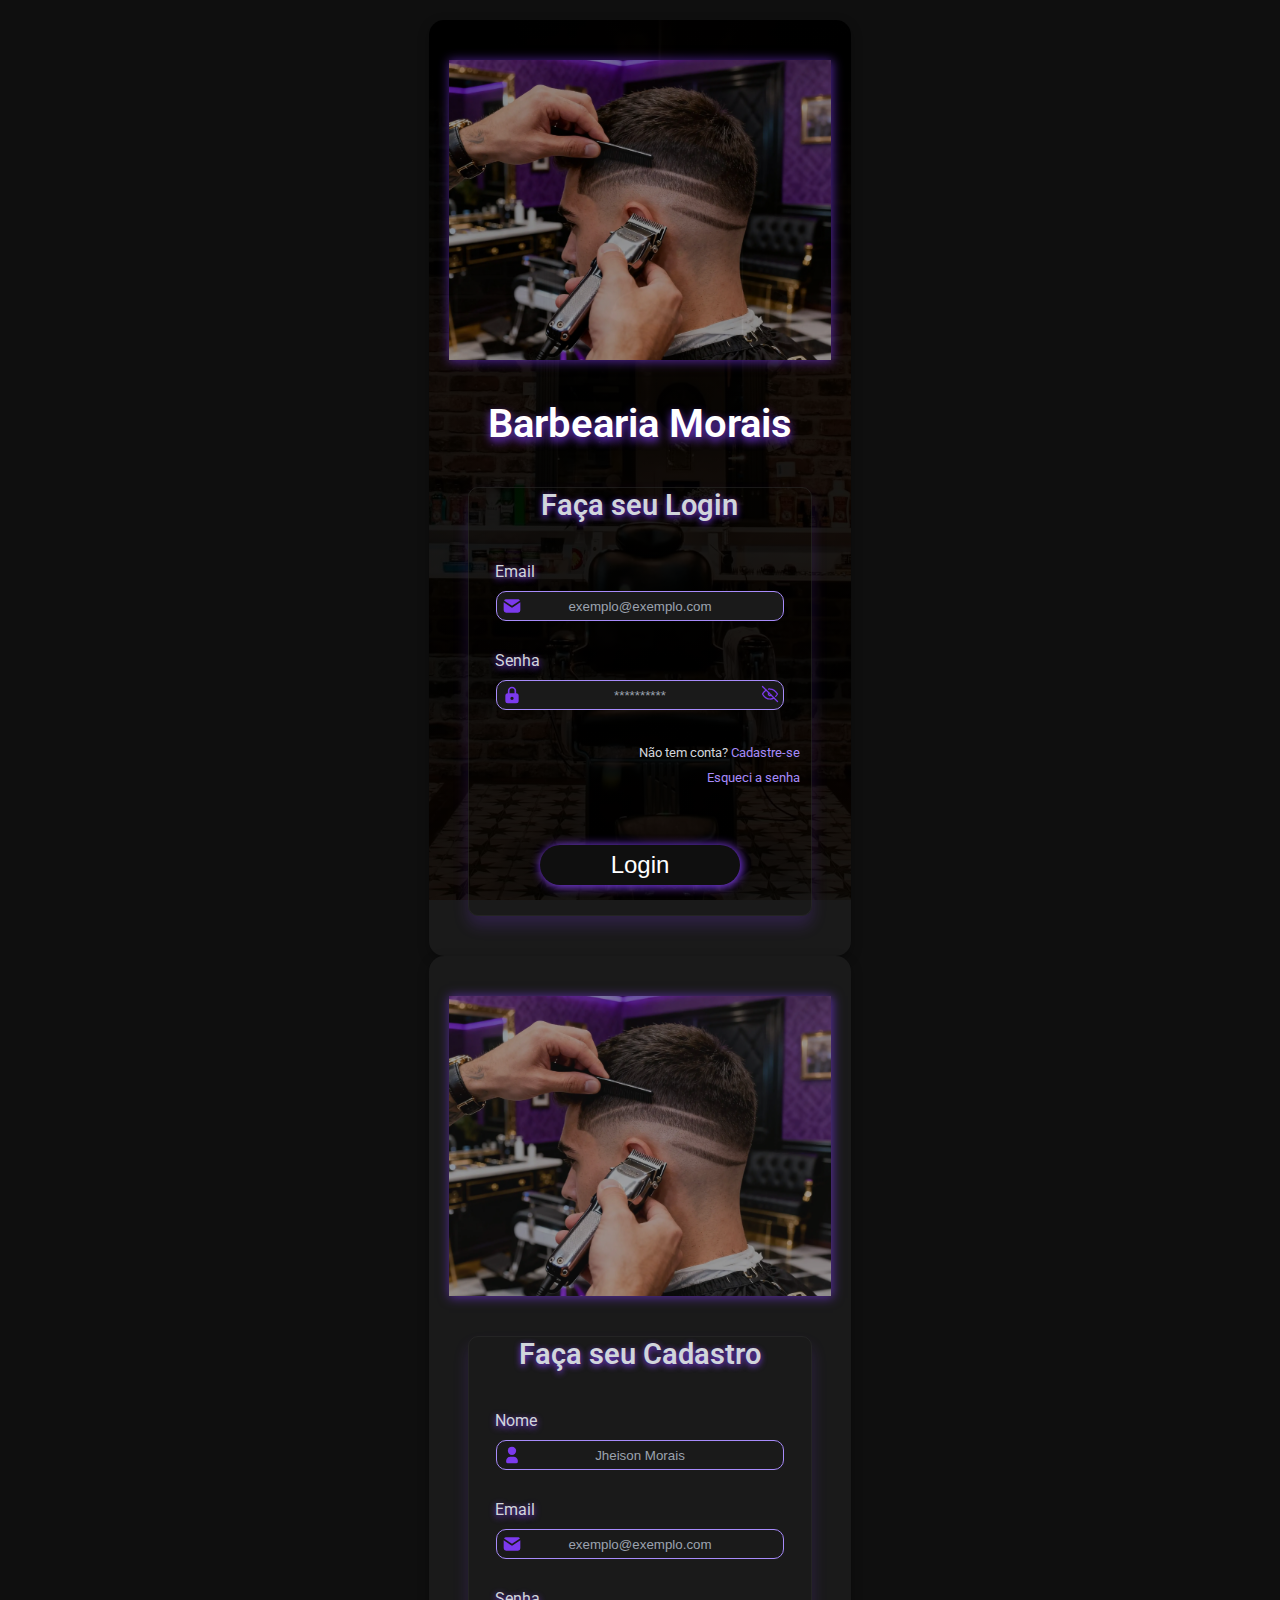
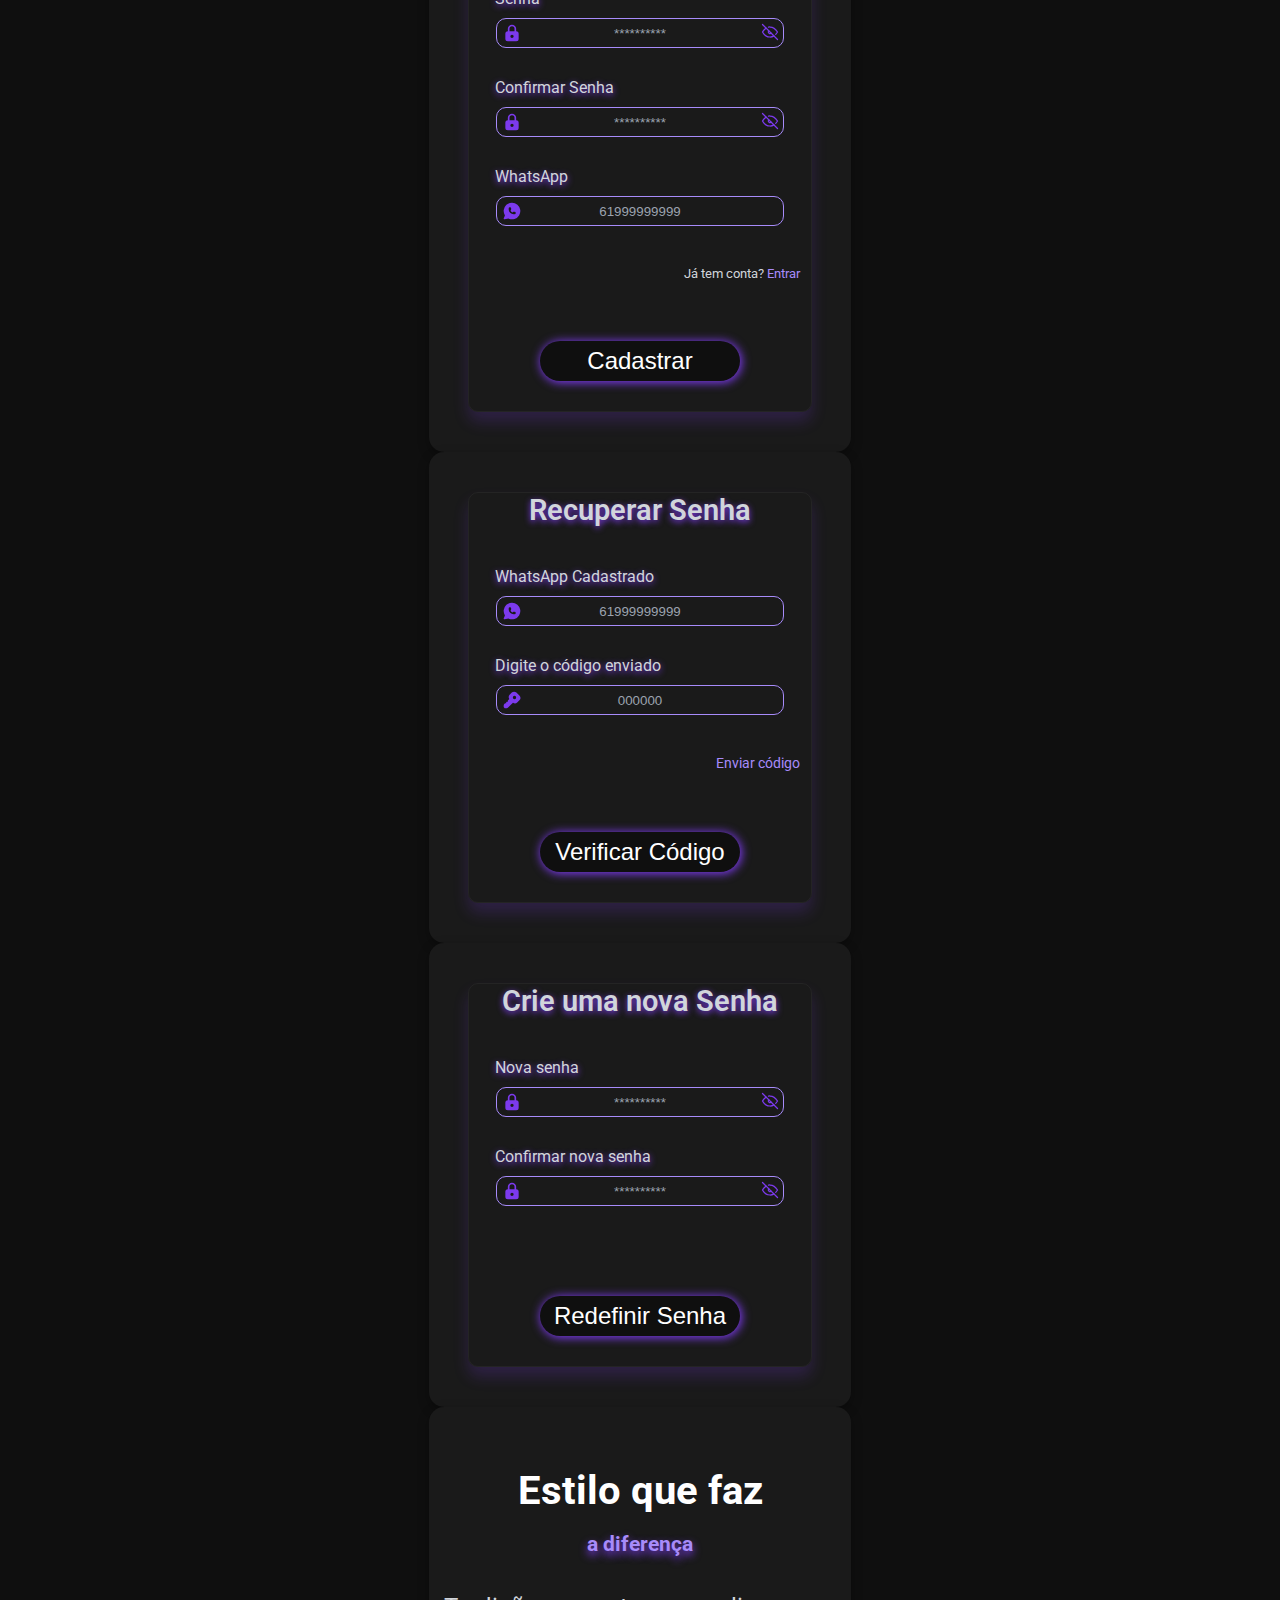
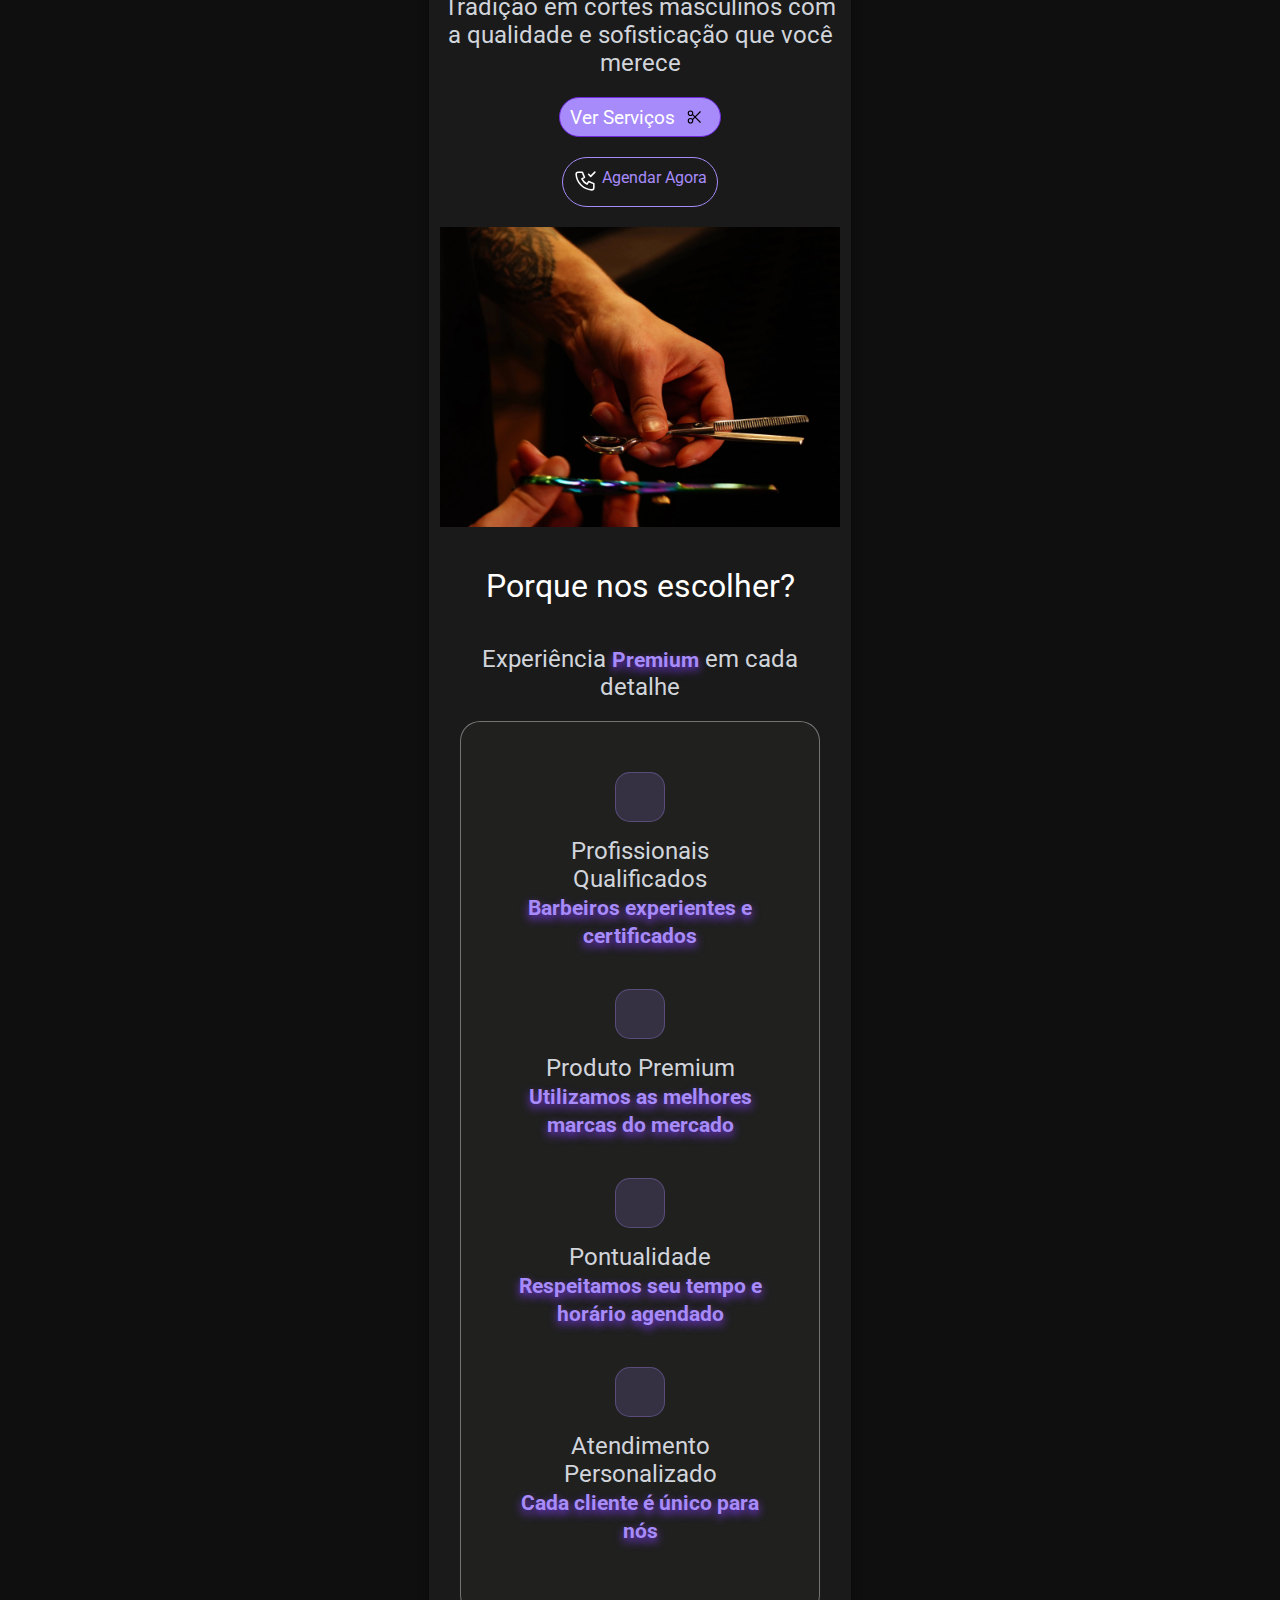
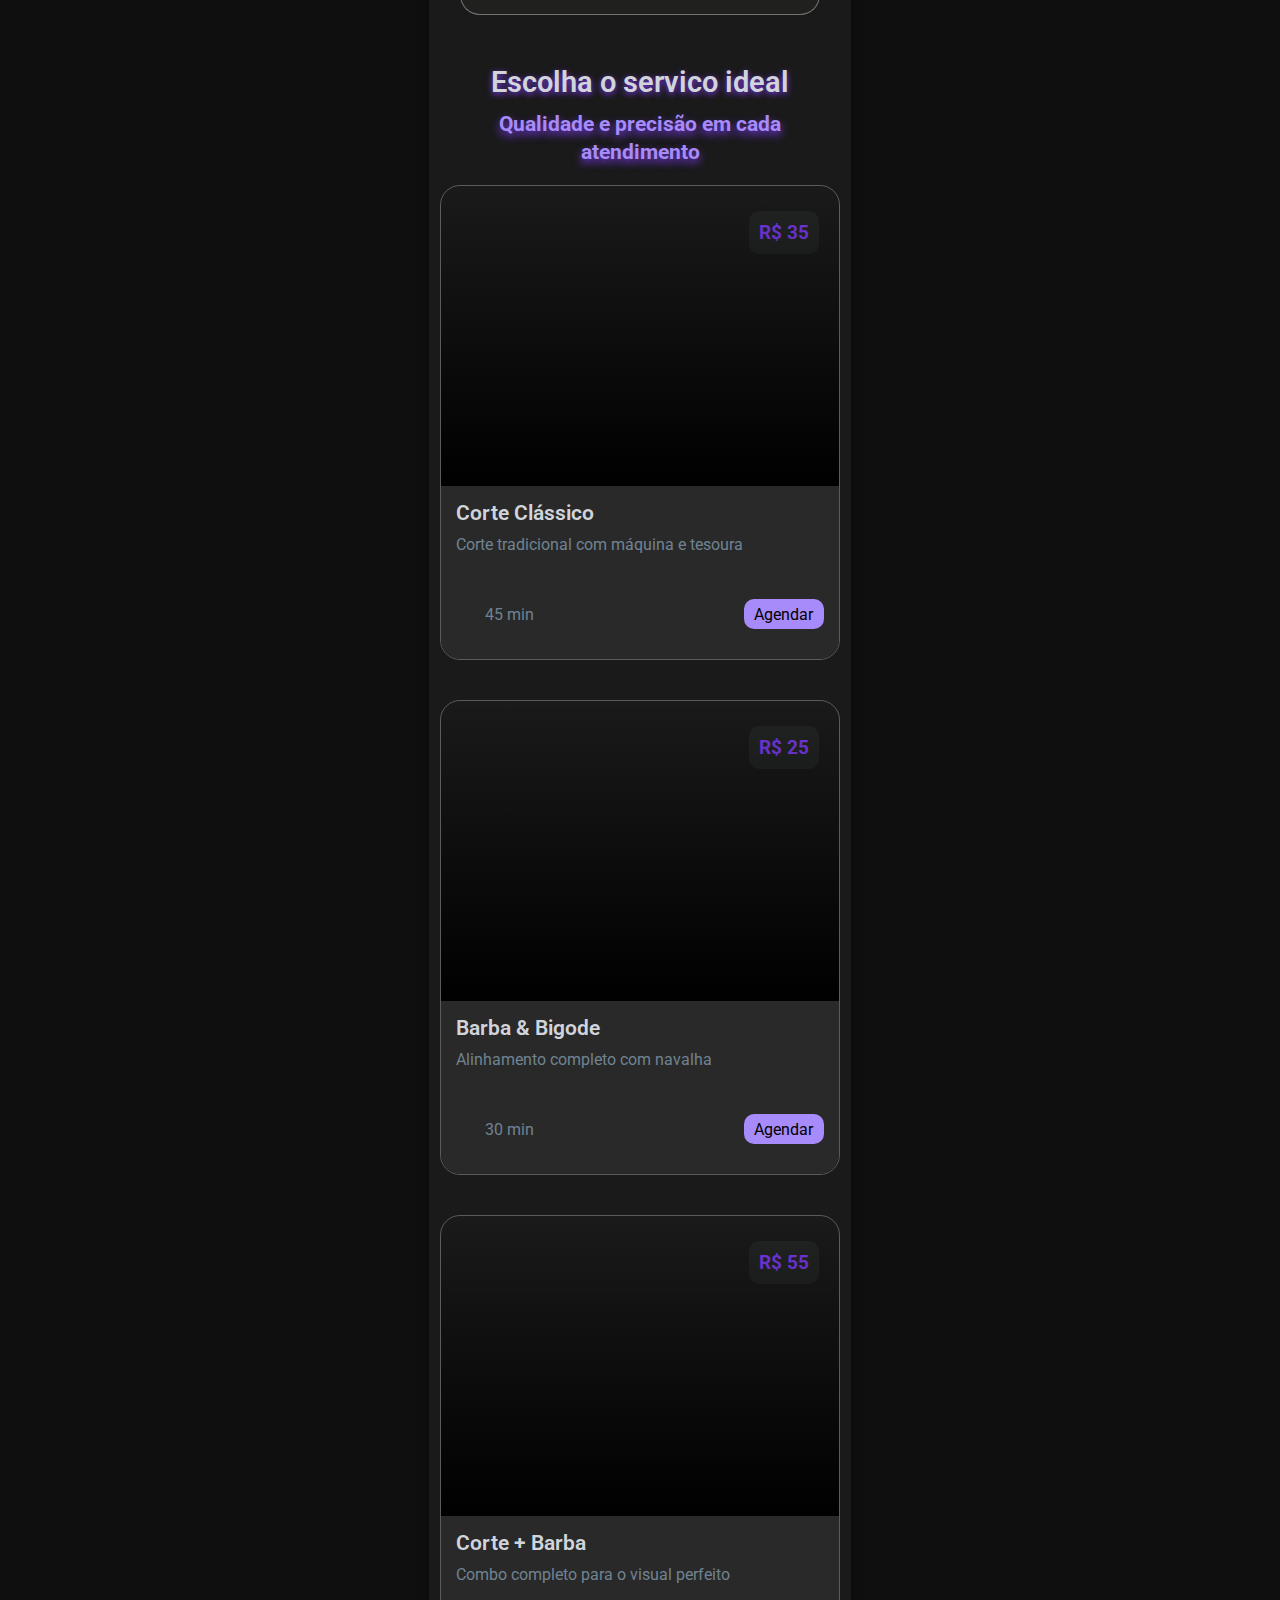
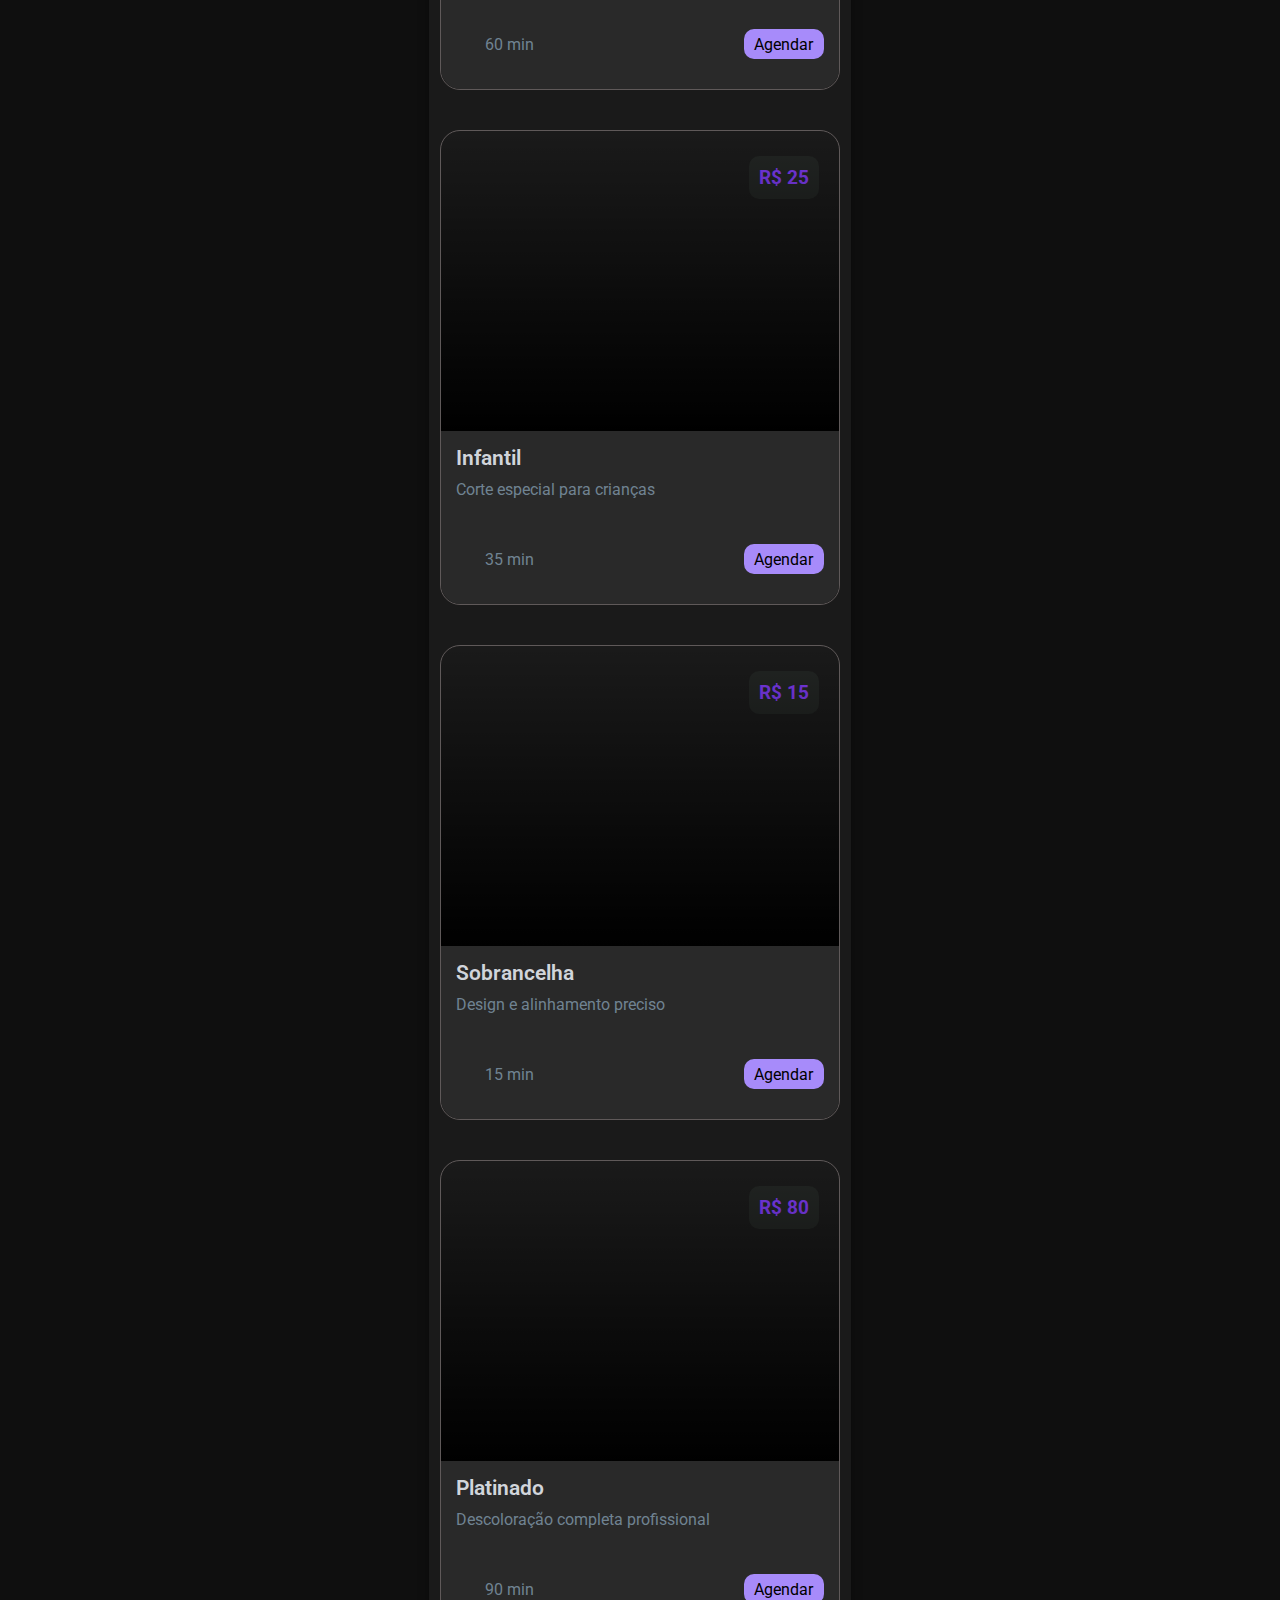
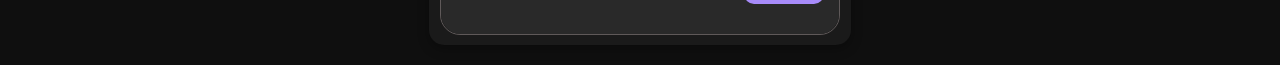
<file: index.html>
<!DOCTYPE html>
<html lang="en">

<head>
    <meta charset="UTF-8">
    <meta name="viewport" content="width=device-width, initial-scale=1.0">
    <title>Barbershop</title>
    <link rel="icon" type="image/x-icon" href="favicon.ico/tesoura.ico">
    <link rel="stylesheet" href="style.css">
    <link href="https://fonts.googleapis.com/css2?family=Roboto:wght@400;600;700&display=swap" rel="stylesheet">

</head>

<body>
    <main>
        <!-- TELA 1: LOGIN -->
        <div id="tela-login" class="tela ativa">
            <div class="container">
                <img class="logo" src="icones/logo.inicial.webp" alt="logo" loading="lazy">
                <h1 class="titulo-principal">Barbearia Morais</h1>
                <section>
                    <div class="div-section">
                        <h2 class="titulo-secundario">Faça seu Login</h2>
                        <form>
                            <div class="form-login">
                                <label for="email-login" class="label">Email </label>
                                <div class="logar">
                                    <img src="icones/email.svg" alt="email" class="icone" loading="lazy">
                                    <input type="email" name="email-login" id="email-login"
                                        placeholder="exemplo@exemplo.com" required>
                                </div>
                                <label for="password-login" class="label">Senha </label>
                                <div class="logar">
                                    <img src="icones/password.svg" alt="Senha-login" class="icone" loading="lazy">
                                    <input type="password" name="password-login" id="password-login"
                                        placeholder="**********" required>
                                    <button type="button" class="btn-mostrar-senha" id="btn-mostrar-senha-login">
                                        <img id="icone-olho-login" src="icones/olho-fechado.svg" alt="mostrar senha"
                                            class="icone" loading="lazy">
                                    </button>
                                </div>
                                <div id="cadastreSe">
                                    <p>Não tem conta? <a href="#cadastre-se">Cadastre-se</a></p>
                                    <a href="#esqueci-a-senha">Esqueci a senha</a>
                                </div>
                                <div id="erro-login" class="erro">

                                </div>
                                <div class="botao-login">
                                    <button id="btn-login" type="submit">Login</button>
                                </div>
                            </div>
                        </form>
                    </div>
                </section>
            </div>
        </div>

        <!-- TELA 2:FAÇA SEU CADASTRO  -->

        <div id="tela-criar-conta" class="tela">
            <div class="container">
                <img src="icones/logo.inicial.webp" alt="logo" class="logo" loading="lazy">
                <section>
                    <div class="div-section">
                        <h2 class="titulo-secundario"> Faça seu Cadastro</h2>
                        <form>
                            <div class="form-login">
                                <label for="nome-criar" class="label cadastrar">Nome</label>
                                <div class="logar">
                                    <img src="icones/user.svg" alt="criar-nome" class="icone" loading="lazy">
                                    <input type="text" name="nome-criar" id="nome-criar" placeholder="Jheison Morais"
                                        required>
                                </div>
                                <label for="email-cadastro" class="label">Email</label>
                                <div class="logar">
                                    <img src="icones/email.svg" alt="email-cadastro" class="icone" loading="lazy">
                                    <input type="email" name="email-cadastro" id="email-cadastro"
                                        placeholder="exemplo@exemplo.com" required>
                                </div>
                                <label for="password-criar" class="label">Senha</label>
                                <div class="logar">
                                    <img src="icones/password.svg" alt="password-criar" class="icone" loading="lazy">
                                    <input type="password" name="password-criar" id="password-criar"
                                        placeholder="**********" required>
                                    <button type="button" class="btn-mostrar-senha" id="btn-mostrar-senha-cadastro">
                                        <img id="icone-olho-criar" src="icones/olho-fechado.svg" alt="mostrar senha"
                                            class="icone" loading="lazy">
                                    </button>
                                </div>
                                <label for="password-confirmar" class="label">Confirmar Senha</label>
                                <div class="logar">
                                    <img src="icones/password.svg" alt="password-criar" class="icone" loading="lazy">
                                    <input type="password" name="password-confirmar" id="password-confirmar"
                                        placeholder="**********" required>
                                    <button type="button" class="btn-mostrar-senha" id="btn-mostrar-senha-confirmar">
                                        <img id="icone-olho-confirmar" src="icones/olho-fechado.svg" alt="mostrar senha"
                                            class="icone" loading="lazy">
                                    </button>
                                </div>
                                <label for="whatsapp" class="label">WhatsApp</label>
                                <div class="logar">
                                    <img src="icones/whatsapp.svg" alt="whatsapp" class="icone" loading="lazy">
                                    <input type="tel" name="whatsapp" id="whatsapp" placeholder="61999999999">
                                </div>
                                <div id="logarSe">
                                    <p>Já tem conta? <a href="#login">Entrar</a></p>
                                </div>
                                <div id="erro-cadastro" class="erro">

                                </div>
                                <div class="botao-login">
                                    <button id="btn-cadastrar" type="submit">Cadastrar</button>
                                </div>
                            </div>
                        </form>
                    </div>
                </section>
            </div>
        </div>

        <!-- TELA 3: RECUPERAÇÃO DE SENHA -->

        <div id="tela-recuperar-senha" class="tela">
            <div class="container">
                <section>
                    <div class="div-section">

                        <h2 class="titulo-secundario">Recuperar Senha</h2>
                        <form>
                            <div class="form-login">
                                <label for="whatsapp-recuperar" class="label">WhatsApp Cadastrado</label>
                                <div class="logar">
                                    <img src="icones/whatsapp.svg" alt="whatsapp-recuperar" class="icone"
                                        loading="lazy">
                                    <input type="tel" name="whatsapp-recuperar" id="whatsapp-recuperar"
                                        placeholder="61999999999" required>
                                </div>
                                <label for="codigo" class="label">Digite o código enviado</label>
                                <div class="logar">
                                    <img src="icones/chave.svg" alt="token" class="icone" loading="lazy">
                                    <input type="number" name="codigo" id="codigo" placeholder="000000"
                                        inputmode="numeric">
                                </div>
                                <div id="links-auxiliares">
                                    <a href="#enviarcodigo">Enviar código</a>
                                </div>
                                <div id="erro-recupera-senha" class="erro">

                                </div>
                                <div class="botao-login">
                                    <button id="btn-verificar-codigo" type="submit">Verificar Código</button>
                                </div>
                            </div>
                        </form>
                    </div>
                </section>
            </div>
        </div>

        <!-- TELA 4: CRIAR NOVA SENHA -->

        <div id="tela-criar-nova-senha" class="tela">
            <div class="container">
                <section>
                    <div class="div-section">
                        <h2 class="titulo-secundario">Crie uma nova Senha</h2>
                        <form class="form-login">
                            <label for="nova-senha" class="label">Nova senha</label>
                            <div class="logar">
                                <img src="icones/password.svg" alt="nova-senha" class="icone" loading="lazy">
                                <input type="password" name="nova-senha" id="nova-senha" placeholder="**********"
                                    required>
                                <button type="button" class="btn-mostrar-senha" id="btn-mostrar-nova-senha">
                                    <img id="icone-olho-nova-senha" src="icones/olho-fechado.svg" alt="mostrar senha"
                                        class="icone" loading="lazy">
                                </button>
                            </div>
                            <label for="confirmar-nova-senha" class="label">Confirmar nova senha</label>
                            <div class="logar">
                                <img src="icones/password.svg" alt="nova-senha" class="icone" loading="lazy">
                                <input type="password" name="confirmar-nova-senha" id="confirmar-nova-senha"
                                    placeholder="**********" required>
                                <button type="button" class="btn-mostrar-senha" id="btn-mostrar-nova-senha-confirmar">
                                    <img id="icone-olho-confirmar-nova-senha" src="icones/olho-fechado.svg"
                                        alt="mostrar senha" class="icone" loading="lazy">
                                </button>
                            </div>
                            <div id="erro-criar-nova-senha" class="erro">

                            </div>
                            <div class="botao-login">
                                <button id="redefinir-senha" type="submit">Redefinir Senha</button>
                            </div>
                        </form>
                    </div>
                </section>
            </div>
        </div>

        <!-- TELA 5: DASHBOARD - HOME -->

        <div id="tela-dashboard" class="tela">
            <div id="dashboard" class="container">
                <section>
                    <div id="section-dashboard" class="div-section">
                        <h2 class="titulo-dashboard">Estilo que faz <br><span class="destaque">a diferença</span></h2>
                        <p>Tradição em cortes masculinos com a qualidade e sofisticação que você merece</p>
                        <div id="btns-navegacao">
                            <div id="btn-ver-servicos">
                                <a href="#verServiços">Ver Serviços <img src="icones/tesoura.svg" alt="tesoura" loading="lazy"></a>
                            </div>
                            <div id="btn-agendar-agora">
                                <a href="#agendarAgora"><img src="icones/phone.svg" alt="telefone" loading="lazy"> Agendar Agora</a>
                            </div>
                        </div>

                        <img style="box-shadow: none; opacity: 100%; margin-top: 20px;" class="logo"
                            src="icones/solomka2002-salon-7820299.webp" alt="img ilustrativa" loading="lazy">

                        <h3 class="titulo-h3">Porque nos escolher?</h3>
                        <p>Experiência <span class="destaque">Premium</span> em cada detalhe</p>
                        <div id="qualificacoes">
                            <div class="experiencia">
                                <div class="icones-exp">
                                    <img src="icones/premio.svg" alt="certificados" loading="lazy">
                                </div>
                                <p>Profissionais Qualificados <br><span class="destaque">Barbeiros experientes e
                                        certificados</span></p>
                            </div>
                            <div class="experiencia">
                                <div class="icones-exp">
                                    <img src="icones/brilhos.svg" alt="premium" loading="lazy">
                                </div>
                                <p>Produto Premium <br><span class="destaque">Utilizamos as melhores marcas do
                                        mercado</span></p>
                            </div>
                            <div class="experiencia">
                                <div class="icones-exp">
                                    <img src="icones/clock.svg" alt="pontualidade" loading="lazy">
                                </div>
                                <p>Pontualidade <br><span class="destaque">Respeitamos seu tempo e horário
                                        agendado</span></p>
                            </div>
                            <div class="experiencia">
                                <div class="icones-exp">
                                    <img src="icones/usuarios.svg" alt="atendimento personalizado" loading="lazy">
                                </div>
                                <p>Atendimento Personalizado <br><span class="destaque">Cada cliente é único para
                                        nós</span></p>
                            </div>
                        </div>
                        <section>
                            <div id="services-py">
                                <h2 style="text-align: center;" class="titulo-secundario">Escolha o servico ideal</h2>
                                <p><span class="destaque">Qualidade e precisão em cada atendimento</span></p>
                                <div id="escolha-o-servico">
                                    <div class="div-imgcorte-descricao-preco">
                                        <div class="cortes-text-cards">
                                            <span class="precos">R$ 35</span>
                                            <img class="img-cortes" src="icones/ornaw-haircut-4019676_1280.webp"
                                                alt="corte classico" loading="lazy">
                                        </div>
                                        <div class="div-informacoes-cortes">
                                            <h3 class="nome-dos-cortes">Corte Clássico</h3>
                                            <p class="descricao-do-corte">Corte tradicional com máquina e tesoura</p>
                                            <div class="tempo-corte-botao-agendar">
                                                <img class="icone-clock" src="icones/clock-tempo.svg"
                                                    alt="tempo de corte" loading="lazy">
                                                <span>45 min</span>
                                                <a class="div-informacoes-cortes-agendar"
                                                    href="#agendar-agora">Agendar</a>
                                            </div>
                                        </div>
                                    </div>
                                    <div class="div-imgcorte-descricao-preco">
                                        <div class="cortes-text-cards">
                                            <span class="precos">R$ 25</span>
                                            <img class="img-cortes" src="icones/pexels-beard-1845166_1280.webp"
                                                alt="corte classico" loading="lazy">
                                        </div>
                                        <div class="div-informacoes-cortes">
                                            <h3 class="nome-dos-cortes">Barba & Bigode</h3>
                                            <p class="descricao-do-corte">Alinhamento completo com navalha</p>
                                            <div class="tempo-corte-botao-agendar">
                                                <img class="icone-clock" src="icones/clock-tempo.svg"
                                                    alt="tempo de corte" loading="lazy">
                                                <span>30 min</span>
                                                <a class="div-informacoes-cortes-agendar"
                                                    href="#agendar-agora">Agendar</a>
                                            </div>
                                        </div>
                                    </div>
                                    <div class="div-imgcorte-descricao-preco">
                                        <div class="cortes-text-cards">
                                            <span class="precos">R$ 55</span>
                                            <img class="img-cortes" src="icones/pexels-cottonbro-3998415.webp"
                                                alt="corte classico" loading="lazy">
                                        </div>
                                        <div class="div-informacoes-cortes">
                                            <h3 class="nome-dos-cortes">Corte + Barba</h3>
                                            <p class="descricao-do-corte">Combo completo para o visual perfeito</p>
                                            <div class="tempo-corte-botao-agendar">
                                                <img class="icone-clock" src="icones/clock-tempo.svg"
                                                    alt="tempo de corte" loading="lazy">
                                                <span>60 min</span>
                                                <a class="div-informacoes-cortes-agendar"
                                                    href="#agendar-agora">Agendar</a>
                                            </div>
                                        </div>
                                    </div>
                                    <div class="div-imgcorte-descricao-preco">
                                        <div class="cortes-text-cards">
                                            <span class="precos">R$ 25</span>
                                            <img class="img-cortes" src="icones/mostafa_meraji-barber-6818714_1280.webp"
                                                alt="corte classico" loading="lazy">
                                        </div>
                                        <div class="div-informacoes-cortes">
                                            <h3 class="nome-dos-cortes">Infantil</h3>
                                            <p class="descricao-do-corte">Corte especial para crianças</p>
                                            <div class="tempo-corte-botao-agendar">
                                                <img class="icone-clock" src="icones/clock-tempo.svg"
                                                    alt="tempo de corte" loading="lazy">
                                                <span>35 min</span>
                                                <a class="div-informacoes-cortes-agendar"
                                                    href="#agendar-agora">Agendar</a>
                                            </div>
                                        </div>
                                    </div>
                                    <div class="div-imgcorte-descricao-preco">
                                        <div class="cortes-text-cards">
                                            <span class="precos">R$ 15</span>
                                            <img class="img-cortes" src="icones/pexels-cottonbro-3998428.webp"
                                                alt="corte classico" loading="lazy">
                                        </div>
                                        <div class="div-informacoes-cortes">
                                            <h3 class="nome-dos-cortes">Sobrancelha</h3>
                                            <p class="descricao-do-corte">Design e alinhamento preciso</p>
                                            <div class="tempo-corte-botao-agendar">
                                                <img class="icone-clock" src="icones/clock-tempo.svg"
                                                    alt="tempo de corte" loading="lazy">
                                                <span>15 min</span>
                                                <a class="div-informacoes-cortes-agendar"
                                                    href="#agendar-agora">Agendar</a>
                                            </div>
                                        </div>
                                    </div>
                                    <div class="div-imgcorte-descricao-preco">
                                        <div class="cortes-text-cards">
                                            <span class="precos">R$ 80</span>
                                            <img class="img-cortes" src="icones/pexels-pavel-danilyuk-7518760.webp"
                                                alt="corte classico" loading="lazy">
                                        </div>
                                        <div class="div-informacoes-cortes">
                                            <h3 class="nome-dos-cortes">Platinado</h3>
                                            <p class="descricao-do-corte">Descoloração completa profissional</p>
                                            <div class="tempo-corte-botao-agendar">
                                                <img class="icone-clock" src="icones/clock-tempo.svg"
                                                    alt="tempo de corte" loading="lazy">
                                                <span>90 min</span>
                                                <a class="div-informacoes-cortes-agendar"
                                                    href="#agendar-agora">Agendar</a>
                                            </div>
                                        </div>
                                    </div>
                                </div>
                            </div>
                        </section>
                    </div>
                </section>
            </div>
        </div>


    </main>
    <script src="script.js" defer></script>
</body>

</html>
</file>
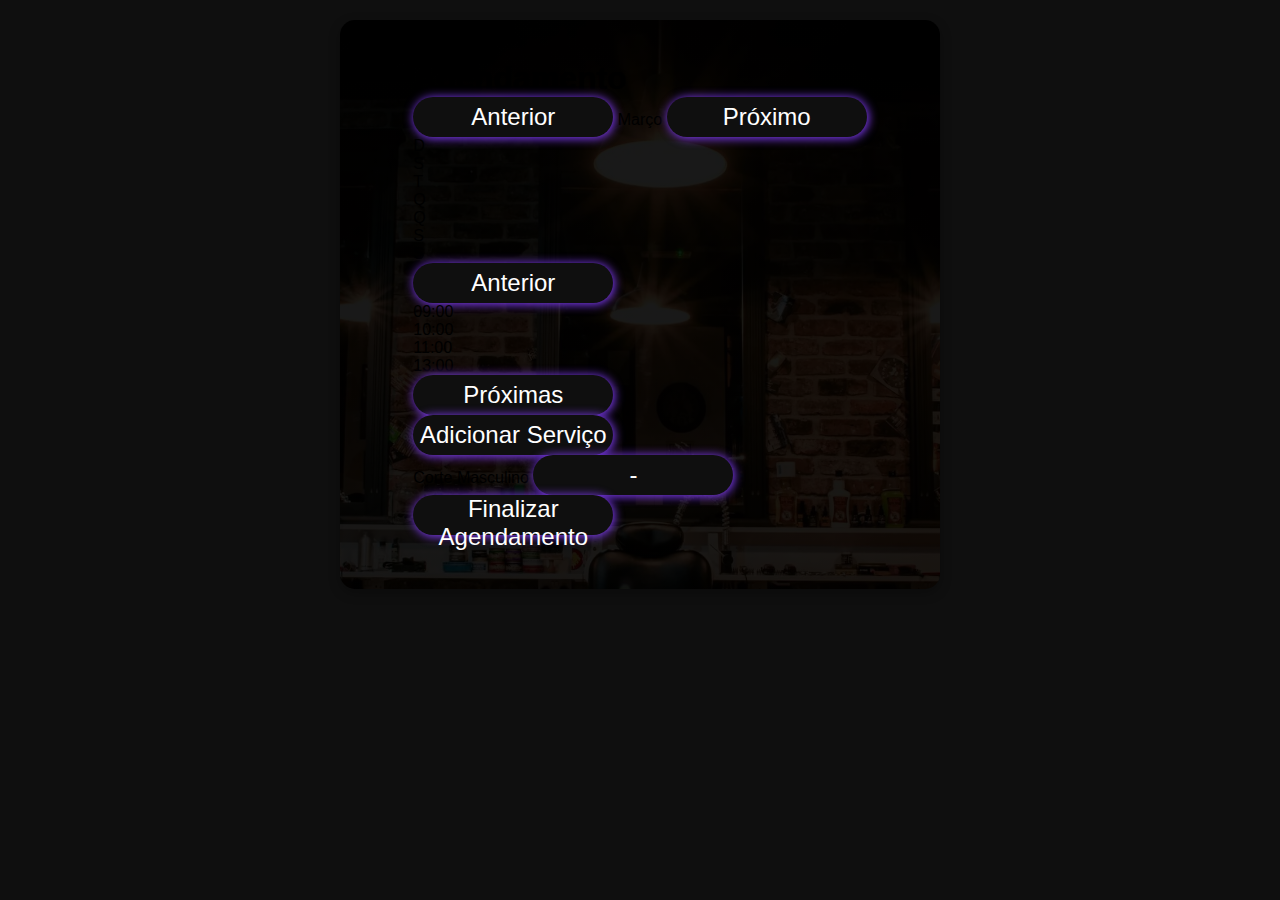
<file: agendamento.html>
<!DOCTYPE html>
<html lang="pt-BR">

<head>
    <meta charset="UTF-8">
    <meta name="viewport" content="width=device-width, initial-scale=1.0">
    <title>Agendamento</title>
    <link rel="stylesheet" href="style.css">

</head>

<body>
    <div class="container home">
        <main class="home-main">
            <div class="pagina-inicial">
                <h1>Agendamento</h1>
            </div>
            <div class="caixa-calendario">
                <div id="calendario">
                    <div id="mes-ano">
                        <button id="anterior">Anterior</button>
                        <span id="mes">Março</span>
                        <button id="proximo">Próximo</button>
                    </div>
                    <div class="dias-da-semana">
                        <div class="dia">D</div>
                        <div class="dia">S</div>
                        <div class="dia">T</div>
                        <div class="dia">Q</div>
                        <div class="dia">Q</div>
                        <div class="dia">S</div>
                        <div class="dia">S</div>
                    </div>
                    <div id="meses"></div>
                </div>
                <div id="horas">
                    <button id="hora-antes">Anterior</button>

                    <div class="horas">09:00</div>
                    <div class="horas">10:00</div>
                    <div class="horas">11:00</div>
                    <div class="horas">13:00</div>
                    <button id="hora-depois">Próximas</button>
                </div>
                <div id="container-cortes">
                    <div id="adicionar-corte">
                        <button id="btn-adicionar-corte">Adicionar Serviço</button>
                    </div>

                    <div id="lista-servicos">
                        <!-- JavaScript vai preencher aqui com as apoçoes de servições -->
                    </div>
                    <div class="cortes-escolhidos">
                        <span>Corte Masculino</span>
                        <button class="remover-servico">-</button>
                    </div>
                </div>
                <div class="finalizar">
                    <button>Finalizar Agendamento</button>
                </div>
            </div>
        </main>
    </div>
</body>

</html>
</file>
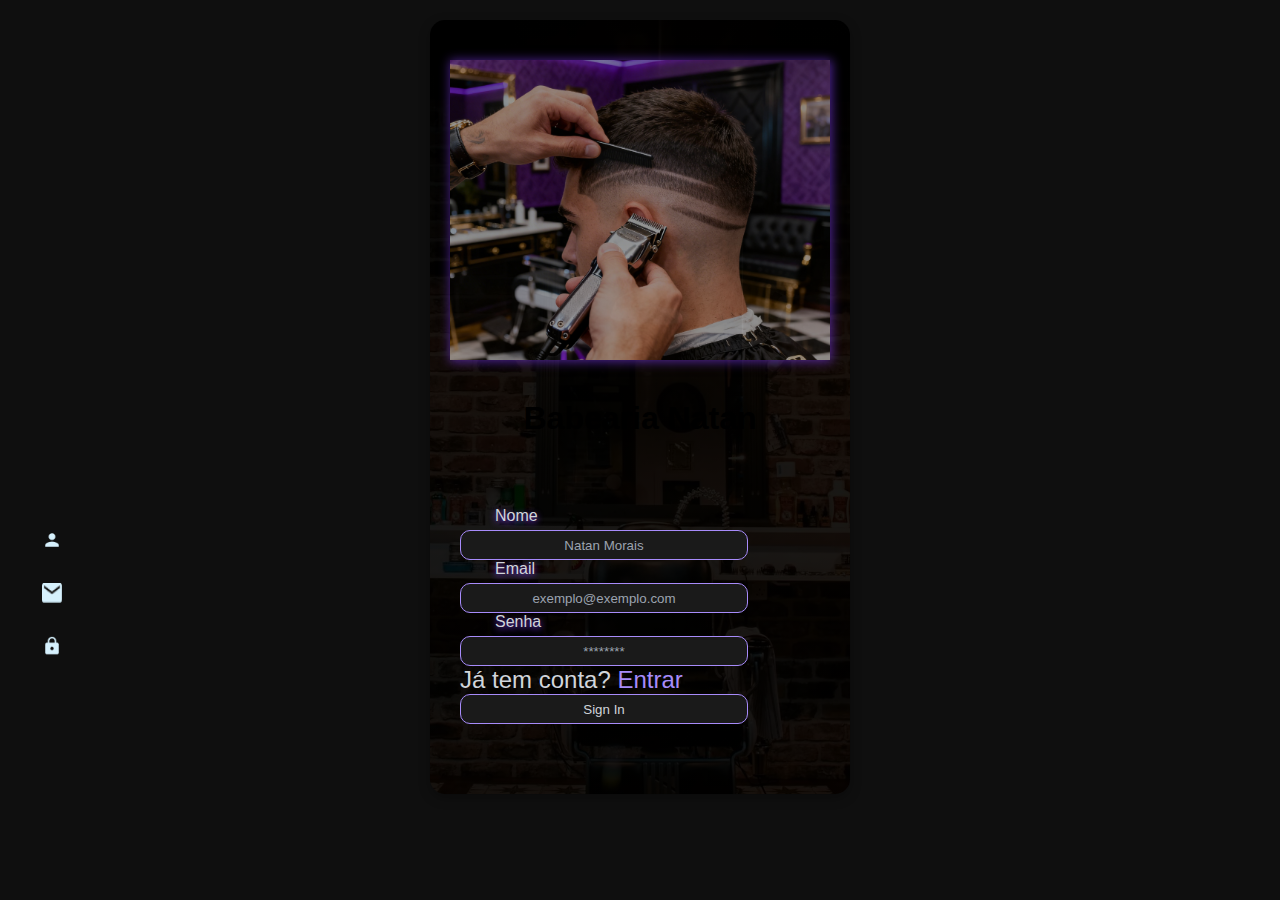
<file: criar_conta.html>
<!DOCTYPE html>
<html lang="pt-BR">

<head>
    <meta charset="UTF-8">
    <meta name="viewport" content="width=device-width, initial-scale=1.0">
    <title>Criar Conta</title>
    <link rel="stylesheet" href="style.css">

</head>

<body>
    <main>
        <div class="container">
            <img class="logo" src="/icones/dreamina-2026-02-20-2805-Close-up photorealistic shot of barber's....jpeg" alt="logo">
            <div class="nome-barbearia">
                <h1 class="barbearia">Babearia Natan</h1>
            </div>
            <section>
                <div class="faca-login">
                    <form>
                        <div class="form-login">
                            <div class="label">
                                <label for="email">Nome</label>
                            </div>
                            <div class="caixa">
                                <img class="icone" src="icones/person.1.png" alt="email"><input type="text" name="nome"
                                    id="nome" placeholder="Natan Morais" required>
                            </div>
                            <div class="label">
                                <label for="email">Email</label>
                            </div>
                            <div class="caixa">
                                <img class="icone" src="icones/Vector1.png" alt="email"><input type="email" name="email"
                                    id="email" placeholder="exemplo@exemplo.com" required>
                            </div>
                            <div class="label">
                                <label for="password">Senha</label>
                            </div>
                            <div class="caixa">
                                <img class="icone" src="/icones/lock.png" alt="cadeado"><input type="password"
                                    name="password" id="password" placeholder="********" required>
                            </div>
                            <div class="cadastre-se entrar">
                                <p>Já tem conta? <a href="#entrar">Entrar</a></p>
                            </div>
                            <div id="botao-login">
                                <input class="login" type="button" value="Sign In">
                            </div>
                        </div>
                    </form>
                </div>
            </section>
        </div>
    </main>
</body>

</html>
</file>
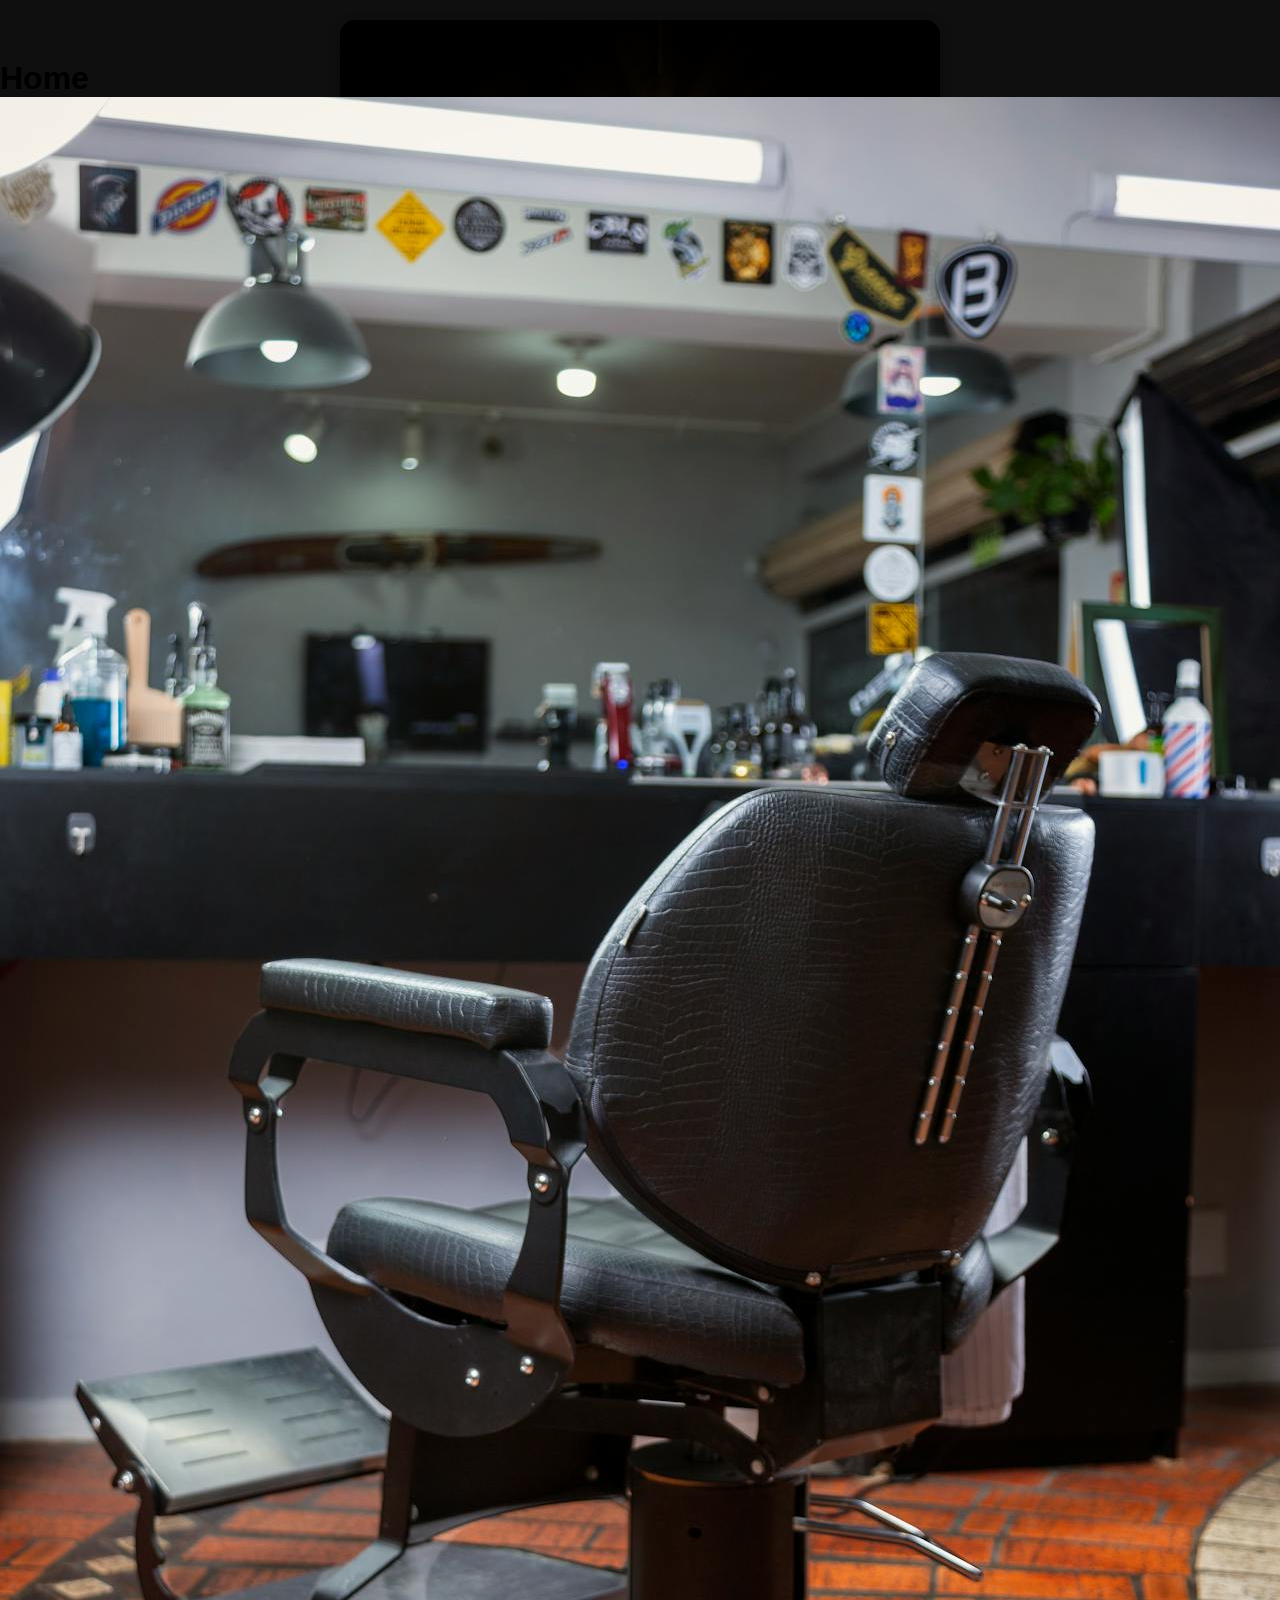
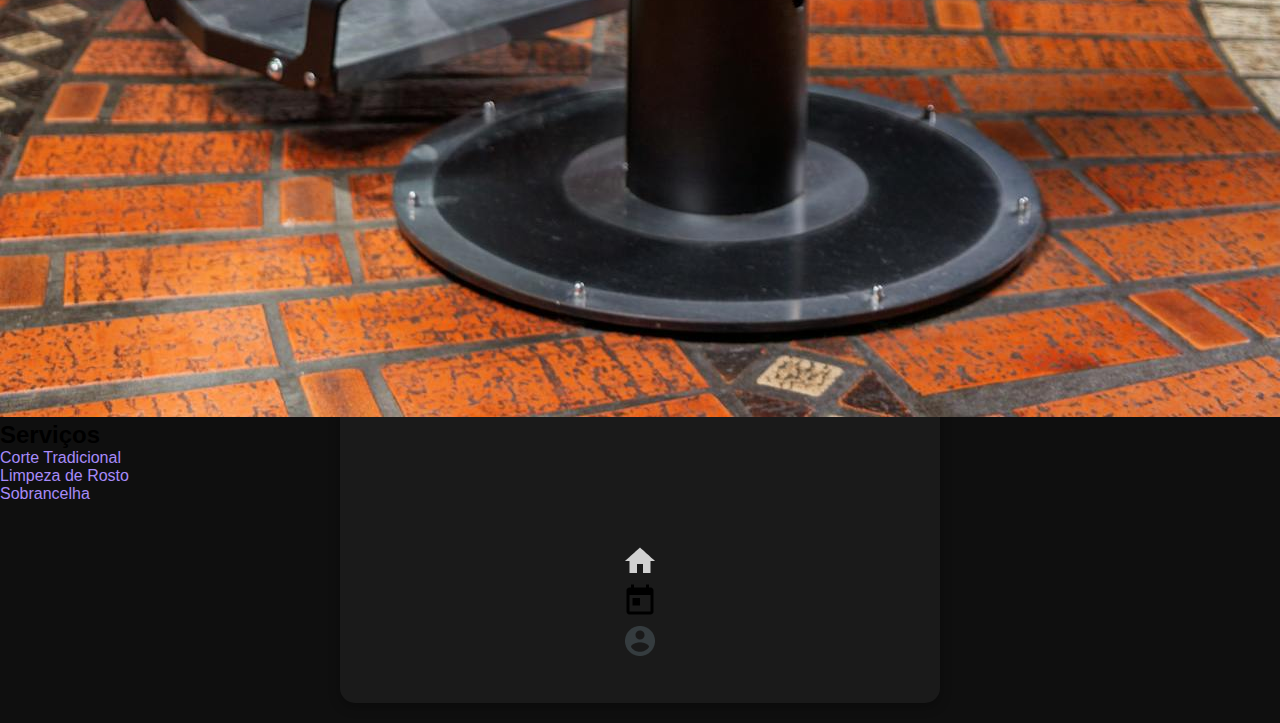
<file: home.html>
<!DOCTYPE html>
<html lang="pt-BR">

<head>
    <meta charset="UTF-8">
    <meta name="viewport" content="width=device-width, initial-scale=1.0">
    <title>home</title>
    <link rel="stylesheet" href="style.css">

</head>

<body>
    <div class="container home">
        <main class="home-main">
            <div class="pagina-inicial">
                <h1>Home</h1>
            </div>
            <img id="foto-barbearia" src="/icones/pexels-marceloverfe-18702143.jpg" alt="barbearia">
            <nav>
                <h2>Serviços</h2>
                <div class="servicos">
                    <div class="cortes">
                        <a href="#corte-tradicional">Corte Tradicional</a>
                    </div>
                    <div class="cortes">
                        <a href="#limpeza-de-rosto">Limpeza de Rosto</a>
                    </div>
                    <div class="cortes">
                        <a href="#sobrancelha">Sobrancelha</a>
                    </div>
                </div>
            </nav>
        </main>
        <footer>
            <div class="menu-footer">
                <div class="pagina-inicial menu">
                    <a href="#pagina-inicial"><img src="/icones/home.1.png" alt="voltar-pagina-inicial"></a>
                </div>
                <div class="calendario menu">
                    <a href="#calendario"><img src="/icones/today.1.png" alt="calendario"></a>
                </div>
                <div class="perfil menu">
                    <a href="#perfil"><img src="/icones/account.1.png" alt="perfil"></a>
                </div>
            </div>
        </footer>
    </div>
</body>

</html>
</file>
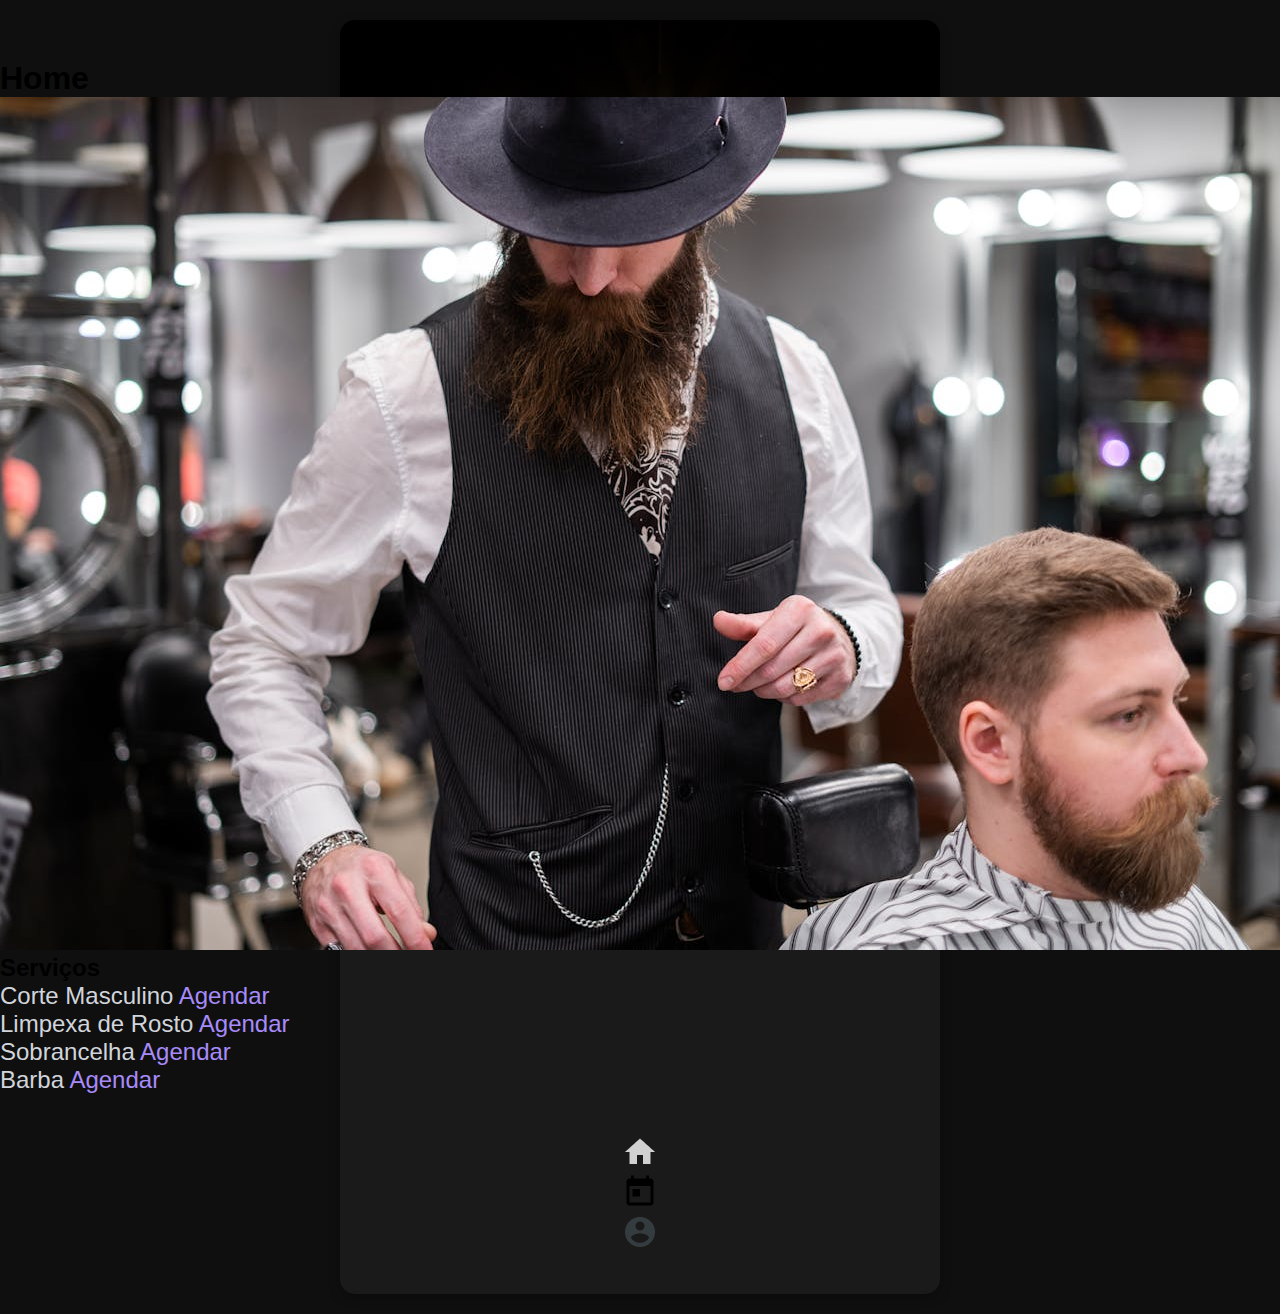
<file: home_servicos.html>
<!DOCTYPE html>
<html lang="pt-BR">

<head>
    <meta charset="UTF-8">
    <meta name="viewport" content="width=device-width, initial-scale=1.0">
    <title>home Serviços</title>
    <link rel="stylesheet" href="style.css">

</head>

<body>
    <div class="container home">
        <main class="home-main">
            <div class="pagina-inicial">
                <h1>Home</h1>
            </div>
            <img id="foto-barbearia" src="/icones/pexels-cottonbro-3998403.jpg" alt="barbearia">
            <nav>
                <h2>Serviços</h2>
                <div class="servicos home-servicos">
                    <div class="agendar">
                        <p>Corte Masculino <a class="botao-agendar"  href="#agendar-corte-masculino">Agendar</a></p>
                    </div>
                    <div class="agendar">
                        <p>Limpexa de Rosto <a class="botao-agendar"  href="#agendar-limpeza-de-rosto">Agendar</a></p>
                    </div>
                    <div class="agendar">
                        <p>Sobrancelha <a class="botao-agendar" href="#agendar-sobrancelha">Agendar</a></p>
                    </div>
                    <div class="agendar">
                        <p>Barba <a class="botao-agendar"  href="#agendar-barba">Agendar</a></p>
                    </div>
                </div>
            </nav>
        </main>
        <footer>
            <div class="menu-footer">
                <div class="pagina-inicial menu">
                    <a href="#pagina-inicial"><img src="/icones/home.1.png" alt="voltar-pagina-inicial"></a>
                </div>
                <div class="calendario menu">
                    <a href="#calendario"><img src="/icones/today.1.png" alt="calendario"></a>
                </div>
                <div class="perfil menu">
                    <a href="#perfil"><img src="/icones/account.1.png" alt="perfil"></a>
                </div>
            </div>
        </footer>
    </div>
</body>

</html>
</file>
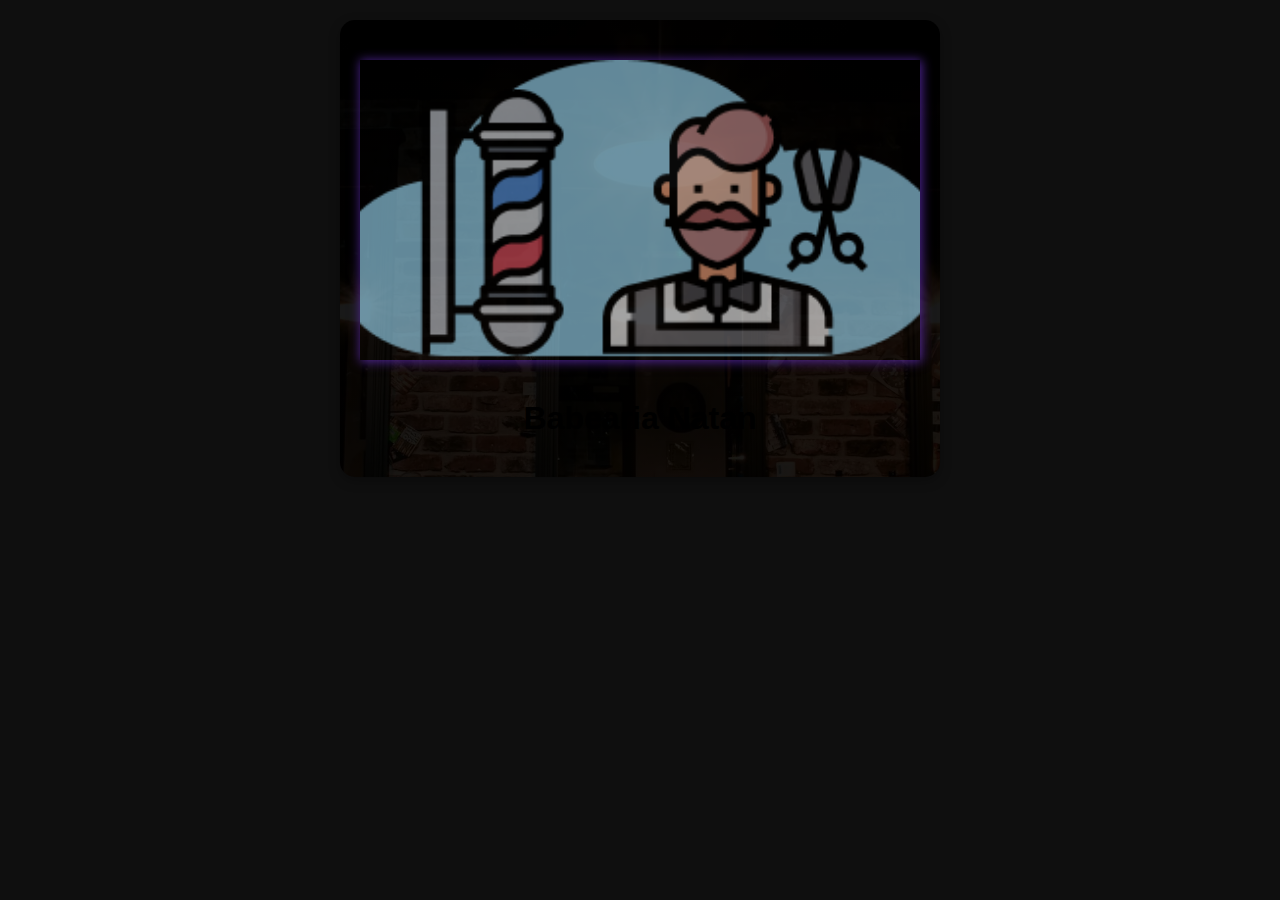
<file: inicio.html>
<!DOCTYPE html>
<html lang="pt-BR">

<head>
    <meta charset="UTF-8">
    <meta name="viewport" content="width=device-width, initial-scale=1.0">
    <title>Inicio</title>
    <link rel="stylesheet" href="style.css">
</head>

<body>
    <main>
        <div class="container">
            <img class="logo" src="icones/974045.2.png" alt="logo">
            <div class="nome-barbearia">
                <h1 class="barbearia" >Babearia Natan</h1>
            </div>
        </div>
    </main>
</body>

</html>
</file>
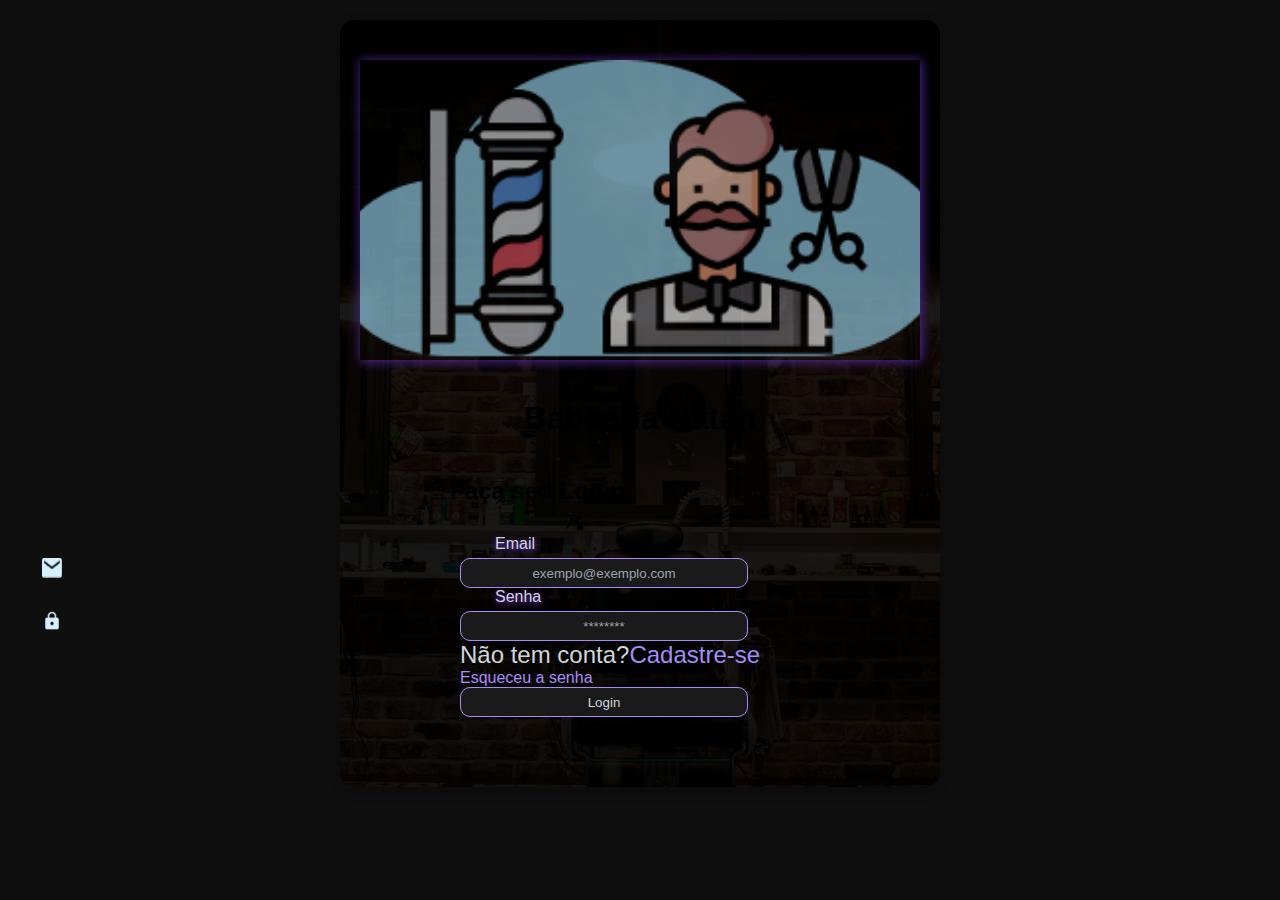
<file: login.html>
<!DOCTYPE html>
<html lang="pt-BR">

<head>
    <meta charset="UTF-8">
    <meta name="viewport" content="width=device-width, initial-scale=1.0">
    <title>login</title>
    <link rel="stylesheet" href="style.css">

</head>

<body>
    <main>
        <div class="container">
            <img class="logo" src="icones/974045.2.png" alt="logo">
            <div class="nome-barbearia">
                <h1 class="barbearia">Babearia Natan</h1>
            </div>
            <section>
                <div class="faca-login">
                    <h2 class="login">Faça seu Login</h2>
                    <form>
                        <div class="form-login">
                            <div class="label">
                                <label for="email">Email</label>
                            </div>
                            <div class="caixa">
                                <img class="icone" src="icones/Vector1.png" alt="email"><input type="email" name="email"
                                    id="email" placeholder="exemplo@exemplo.com" required>
                            </div>
                            <div class="label">
                                <label for="password">Senha</label>
                            </div>
                            <div class="caixa">
                                <img class="icone" src="/icones/lock.png" alt="cadeado"><input type="password"
                                    name="password" id="password" placeholder="********" required>
                            </div>
                            <div id="cadastre-se">
                                <p>Não tem conta?<a href="#cadastre-se">Cadastre-se</a></p>
                                <a href="#esqueci-a-senha">Esqueceu a senha</a>
                            </div>
                            <div id="botao-login">
                                <input class="login" type="button" value="Login" onclick="login()">
                            </div>
                        </div>
                    </form>
                </div>
            </section>
        </div>
    </main>
</body>

</html>
</file>
<file: style.css>
* {
    margin: 0;
    padding: 0;
    box-sizing: border-box;
    -webkit-tap-highlight-color: transparent;
    /* Remove o highlight padrão do navegador mobile */
}

/* NAVEGAÇÃO ENTRE TELAS */
/* div.tela {
    display: none;
}

.tela.ativa {
    display: block;
} */

/* VARIÁVEIS */
:root {
    /* CORES PRINCIPAIS */
    --roxo-principal: #7C3AED;
    /* Roxo vibrante - use em botões e destaque */
    --roxo-escuro: #6D28D9;
    /* Roxo mais escuro - use em hover e foco */
    --roxo-claro: #A78BFA;
    /* Roxo claro - use para hover suave */

    /* FUNDOS */
    --fundo-principal: #0F0F0F;
    /* Preto quase puro - fundo geral */
    --fundo-secundario: #1A1A1A;
    /* Cinza muito escuro - containers, cards */
    --fundo-terciario: #2d2d2d88;
    /* Cinza escuro - inputs, elementos interativos */

    /* TEXTOS */
    --texto-principal: #FFFFFF;
    /* Branco - títulos e textos principais */
    --texto-secundario: #D1D5DB;
    /* Cinza claro - textos secundários */
    --texto-desativado: #9CA3AF;
    /* Cinza médio - textos desativados */

    /* BORDAS */
    --borda-clara: #404040;
    /* Cinza médio - bordas normais */
    --borda-roxo: #7C3AED;
    /* Roxo - bordas com foco */
    --borda-erro: #EF4444;
    /* Vermelho - bordas de erro */
    --borda-sucesso: #10B981;
    /* Verde - bordas de sucesso */

    /* ESTADOS */
    --erro: #EF4444;
    /* Vermelho para erros */
    --sucesso: #10B981;
    /* Verde para sucesso */
    --aviso: #F59E0B;
    /* Amarelo para avisos */
    --info: #3B82F6;
    /* Azul para informações */

    /* SOMBRAS */
    --sombra-suave: 1px 1px 10px 1px rgba(124, 58, 237, 0.1);
    --sombra-media: 0 10px 15px rgba(124, 58, 237, 0.2);
    --sombra-forte: 0 20px 25px rgba(124, 58, 237, 0.3);
}

/* ESTILOS GERAIS */

@keyframes fadeIn {
    from {
        opacity: 0;
    }

    to {
        opacity: 1;
    }
}

body {
    animation: fadeIn 0.3s ease-in;
    font-family: 'Roboto', sans-serif;
    font-weight: 400;
    display: flex;
    justify-content: center;
    align-items: flex-start;
    min-height: 100vh;
    padding: 20px;
    background: var(--fundo-principal);
}

.container {
    width: 100%;
    max-width: 600px;
    background: var(--fundo-secundario);
    border-radius: 15px;
    box-shadow: 0 4px 12px rgba(0, 0, 0, 0.3);
    display: flex;
    flex-direction: column;
    justify-content: center;
    align-items: center;
    padding: 40px 20px;
    gap: 40px;
    background-image: linear-gradient(rgba(0, 0, 0, 0.9)), url(icones/nathon-oski-EW_rqoSdDes-unsplash.webp);
    background-position: center;
    background-size: cover;
    background-repeat: no-repeat;
    background-attachment: fixed;
}

/* ESTILIZAÇÃO DE TITULOS */

.titulo-principal {
    font-size: 2.5rem;
    font-weight: 600;
    color: var(--texto-principal);
    text-shadow: 0px 4px 8px var(--roxo-principal);
}

.titulo-secundario {
    font-size: 1.8rem;
    font-weight: 600;
    margin-bottom: 10px;
    color: var(--texto-secundario);
    text-shadow: 0px 2px 6px var(--roxo-principal);
}

P {
    font-size: 1.5rem;
    font-weight: 400;
    color: var(--texto-secundario);
}

a {
    text-decoration: none;
    color: var(--roxo-claro);

}

/* TELA 1 LOGIN */
.logo {
    width: 100%;
    height: 300px;
    object-fit: cover;
    opacity: 60%;
    box-shadow: 1px 1px 10px 1px var(--borda-roxo);
}

section {
    display: flex;
    align-items: center;
    justify-content: center;
    flex-direction: column;
}

.div-section {
    border: 1px solid var(--fundo-terciario);
    border-radius: 10px;
    box-shadow: var(--sombra-media);
    display: flex;
    flex-direction: column;
    align-items: center;
    justify-content: center;
    width: 90%;
    max-width: 400px;
}

.form-login {
    display: flex;
    flex-direction: column;
    width: 380px;
    border-radius: 10px;
    padding: 30px 10px;
}


.label {
    color: var(--texto-secundario);
    margin: 0 0 5px 35px;
    text-shadow: 0px 2px 6px var(--roxo-principal);
}

.logar {
    /* CLASSE QUE ENVOLVE TANTO O ICONE QUANTO O INPUT */
    display: flex;
    position: relative;
    align-items: center;
    justify-content: center;
    margin: 5px 0 30px 0;
}

.btn-mostrar-senha:hover {
    transition: none;
    background: none;
}

.btn-mostrar-senha {
    position: absolute;
    background: none;
    border: none;
    box-shadow: none;
    outline: none;
    right: 38px;
    bottom: 4px;
    width: 24px;
    height: 24px;
    padding: 0;
    display: flex;
    align-items: center;
    justify-content: center;
}

.btn-mostrar-senha img {
    position: static;
    width: 20px;
    height: 20px;
    outline: none;
}

input {
    border: none;
    outline: none;
    border-radius: 10px;
    text-align: center;
    width: 80%;
    height: 30px;
    background: var(--fundo-secundario);
    border: 1px solid var(--roxo-claro);
    color: var(--texto-secundario);
}

input:focus {
    box-shadow: 1px 1px 10px 1px var(--borda-roxo);
    background: var(--fundo-secundario);
}

input:focus::placeholder {
    color: transparent;
}

input::placeholder {
    text-align: center;
    color: var(--texto-desativado);
}

.icone {
    /* CLASSE DE CADA ICONE */
    position: absolute;
    left: 42px;
    width: 20px;
    height: 20px;
}

.botao-login {
    text-align: center;
    width: 100%;
    margin: 0 auto;
    margin-top: 50px;
}

button {
    background: var(--fundo-principal);
    color: var(--texto-principal);
    box-shadow: 1px 1px 10px 1px var(--borda-roxo);
    font-size: 1.5rem;
    text-align: center;
    width: 200px;
    height: 40px;
    border: none;
    border-radius: 20px;
    cursor: pointer;
}

.erro {
    text-align: center;
    color: var(--texto-desativado);
    margin-top: 10px;
}

#cadastreSe {
    display: flex;
    flex-direction: column;
    align-items: flex-end;
    justify-content: space-evenly;
    font-size: 0.80rem;
    margin: 5px 20px 0 0;
}

#cadastreSe p {
    margin-bottom: 10px;
    font-size: 0.80rem;
}

#logarSe {
    display: flex;
    flex-direction: column;
    align-items: flex-end;
    margin: 10px 20px 0 0;
}

#logarSe p {
    font-size: 0.80rem;
}

#links-auxiliares {
    display: flex;
    flex-direction: column;
    align-items: flex-end;
    margin: 10px 20px 0 0;
    gap: 15px;
    font-size: 0.90rem;
}

#links-auxiliares p {
    font-size: 0.90rem;
}

input::-webkit-outer-spin-button,
::-webkit-inner-spin-button {
    -webkit-appearance: none;
}

/* TELA 5: DASHBOARDE - HOME */

#section-dashboard {
    margin-top: 50px;
    padding: 0;
    width: 100%;
    border: none;
    box-shadow: none;
}

#dashboard {
    display: flex;
    gap: 0;
    padding: 10px 10px;
    min-height: 100vh;
}

.img-salon {
    width: 100%;
    height: 300px;
    object-fit: cover;
    opacity: 60%;
    box-shadow: 1px 1px 10px 1px var(--borda-roxo);
}

.titulo-dashboard {
    font-size: 2.5rem;
    font-weight: 700;
    color: var(--texto-principal);
    text-align: center;
    margin-bottom: 8%;
}

span.destaque {
    font-size: 1.3rem;
    color: var(--roxo-claro);
    font-weight: 700;
    text-shadow: 0px 4px 8px var(--roxo-principal);
}

div #section-dashboard p {
    text-align: center;
    margin-bottom: 20px;
}

#btns-navegacao {
    display: flex;
    align-items: center;
    justify-content: center;
    flex-direction: column;
    gap: 20px;
}

#btn-ver-servicos {
    display: flex;
    align-items: center;
    background: var(--roxo-claro);
    height: 40px;
    width: auto;
    padding: 0 10px;
    border-radius: 30px;
    border: solid 1px var(--roxo-escuro);
}


#btn-ver-servicos a {
    display: flex;
    gap: 10px;
    font-weight: 400;
    font-size: 1.2rem;
    color: var(--texto-principal);
}

#btn-ver-servicos a img {
    position: relative;
    width: 20px;
    height: 18px;
    top: 2px;
    margin-right: 5px;
    transition: transform 0.3s ease;
}


#btn-agendar-agora {
    display: flex;
    gap: 10px;
    height: 50px;
    width: auto;
    padding: 0 10px;
    border-radius: 30px;
    border: 1px solid var(--roxo-claro);
    transition: transform 1s ease-out;
}

#btn-agendar-agora a img {
    position: relative;
    width: 25px;
    height: 25px;
    top: 10px;
    transition: transform 0.3 ease;

}

.titulo-h3 {
    font-size: 2rem;
    font-weight: 400;
    color: var(--texto-principal);
    text-align: center;
    margin: 40px 0 40px 0;
}

#qualificacoes {
    width: 90%;
    height: auto;
    padding: 50px;
    display: flex;
    flex-direction: column;
    gap: 20px;
    background: rgba(38, 38, 37, 0.462);
    border-radius: 20px;
    border: 1px solid rgba(255, 255, 255, 0.38);
}

.experiencia {
    display: flex;
    flex-direction: column;
    justify-content: center;
    align-items: center;
    gap: 15px;
}

.icones-exp {
    display: flex;
    align-items: center;
    justify-content: center;
    width: 50px;
    height: 50px;
    border: 1px solid #a78bfa51;
    border-radius: 15px;
    background: #a78bfa2a;
}


.img-cortes {
    width: 100%;
    height: 100%;
    object-fit: cover;
    display: block;
}

.cortes-text-cards {
    position: relative;
    width: 100%;
    height: 300px;
    overflow: hidden;
    border-radius: 20px 20px 0 0;
}

.cortes-text-cards::before {
    content: '';
    position: absolute;
    top: 0;
    left: 0;
    width: 100%;
    height: 100%;
    background: linear-gradient(to top, rgba(0, 0, 0, 1), rgba(0, 0, 0, 0) 100%);
    pointer-events: none;
    z-index: 1;
}

.div-imgcorte-descricao-preco {
    border: 1px solid rgb(95, 89, 89);
    border-radius: 20px;
}

.div-informacoes-cortes {
    background: #2d2d2dd4;
    display: flex;
    flex-direction: column;
    padding: 15px;
    border-radius: 0 0 20px 20px;
    gap: 10px;
}

.descricao-do-corte {
    display: flex;
    color: rgb(112, 131, 146);
    font-size: 1rem;
    font-weight: 400;
}

.nome-dos-cortes {
    font-size: 1.3rem;
    font-weight: 600;
    color: var(--texto-secundario);
}

.tempo-corte-botao-agendar {
    color: rgb(112, 131, 146);
    display: grid;
    align-items: center;
    grid-template-columns: 1fr 9fr 1fr;
    justify-content: space-evenly;
    width: 100%;
    height: 60px;
}

.div-informacoes-cortes-agendar {
    background: var(--roxo-claro);
    color: black;
    width: 80px;
    height: 30px;
    display: flex;
    justify-content: center;
    align-items: center;
    border-radius: 10px;
}

#services-py {
    margin-top: 50px;
}

#escolha-o-servico {
    display: grid;
    gap: 40px;
    grid-template-columns: repeat(auto-fit, minmax(250px, 1fr));
}

span.precos {
    font-size: 1.2rem;
    font-weight: 700;
    position: absolute;
    display: flex;
    justify-content: center;
    align-items: center;
    top: 25px;
    right: 20px;
    height: auto;
    width: auto;
    padding: 10px;
    color: var(--roxo-principal);
    background: rgb(34, 37, 35);
    border-radius: 10px;
}

/* ====== FEEDBACK AO CLICAR (ACTIVE) ====== */

button:active {
    color: black;
    transition: all 0.3s ease-out;
    background-color: var(--borda-roxo);
    box-shadow: 0 4px 15px rgba(0, 0, 0, 0.2);
    text-shadow: 0px 2px 6px var(--fundo-principal);
    transform: scale(0.80);
}

#btn-ver-servicos:active a img {
    transform: rotate(50deg);
}

#btn-ver-servicos:active {
    transition: all 0.2s ease-out;
    background: var(--roxo-principal);
    box-shadow: 1px 1px 10px 1px white;
}

#btn-agendar-agora:active {
    transition: all 0.2s ease-out;
    background: var(--roxo-principal);
    box-shadow: 1px 1px 10px 1px white;
}

#btn-agendar-agora:active a {
    transition: all 0.2s ease-out;
    color: #ffffff;
}

#btn-agendar-agora:active a img {
    transition: all 0.1s ease-out;
    transform: rotate(50deg);
}

.icones-exp:active {
    transition: all 0.5s ease-out;
    background: #a78bfa51;
    border: 1px solid #a78bfa;
}

.div-imgcorte-descricao-preco:active .div-informacoes-cortes-agendar {
    box-shadow: 1px 1px 10px 1px var(--roxo-claro);
    transition: all 0.1s ease-out;
}

.div-imgcorte-descricao-preco:active {
    box-shadow: 1px 1px 10px 1px var(--roxo-claro);
    transition: all 0.1s ease-out;
}

/* ====== FEEDBACK AO PASSAR O MOUSE (HOVER) ====== */

@media (hover:hover) {

    button:hover {
        color: black;
        transition: all 0.3s ease-out;
        background-color: var(--borda-roxo);
        box-shadow: 0 4px 15px rgba(0, 0, 0, 0.2);
        text-shadow: 0px 2px 6px var(--fundo-principal);
    }

    #btn-ver-servicos:hover a img {
        transform: rotate(50deg);
    }

    #btn-ver-servicos:hover {
        transition: all 0.3s ease-out;
        background: var(--roxo-principal);
        box-shadow: 1px 1px 10px 1px white;
    }

    #btn-agendar-agora:hover {
        transition: all 0.3s ease-out;
        background: var(--roxo-principal);
        box-shadow: 1px 1px 10px 1px white;
    }

    #btn-agendar-agora:hover a {
        transition: all 0.3s ease-out;
        color: #ffffff;
    }

    #btn-agendar-agora:hover a img {
        transition: all 0.1s ease-out;
        transform: rotate(50deg);
    }

    .icones-exp:hover {
        transition: all 0.5s ease-out;
        background: #a78bfa51;
        border: 1px solid #a78bfa;
    }

    .div-imgcorte-descricao-preco:hover .div-informacoes-cortes-agendar {
        box-shadow: 1px 1px 10px 1px var(--roxo-claro);
        transition: all 0.3s ease-out;
    }

    .div-imgcorte-descricao-preco:hover {
        box-shadow: 1px 1px 10px 1px var(--roxo-claro);
        transition: all 0.3s ease-out;
    }
}

/* ===== RESPONSIVO - MOBILE (até 480px) ===== */
@media (max-width: 480px) {
    body {
        padding: 10px;
    }

    .container {
        max-width: 100%;
        padding: 20px 15px;
        border-radius: 12px;
        gap: 20px;
    }

    #qualificacoes {
        width: 100%;
        padding: 20px;
        /* Reduzido de 50px */
    }
}

/* ===== RESPONSIVO - TABLET (481px até 768px) ===== */
@media (min-width: 481px) and (max-width: 768px) {
    .container {
        max-width: 100%;
        padding: 25px 20px;
    }
}

/* ===== RESPONSIVO - DESKTOP (769px acima) ===== */
@media (min-width: 769px) {
    .container {
        max-width: 600px;
        padding: 40px 20px;
    }

    #qualificacoes {
        width: 90%;
        padding: 50px;
    }
}

/* Desktop - ficar fixo */
@media (min-width: 769px) {
    .container {
        background-attachment: fixed;
    }
}

/* Mobile - não fixo */
@media (max-width: 480px) {
    .container {
        background-attachment: scroll;
        /* Mude isso */
    }
}

/* MOBILE */
@media (max-width: 480px) {
    .logo {
        width: 100%;
        height: 180px;
        /* Reduzir altura */
        object-fit: cover;
    }
}

/* DESKTOP */
@media (min-width: 769px) {
    .logo {
        width: 100%;
        height: 300px;
    }
}

/* MOBILE */
@media (max-width: 480px) {
    .cortes-text-cards {
        height: 150px;
        /* Reduzir para metade */
    }
}

/* DESKTOP */
@media (min-width: 769px) {
    .cortes-text-cards {
        height: 300px;
    }
}
</file>
